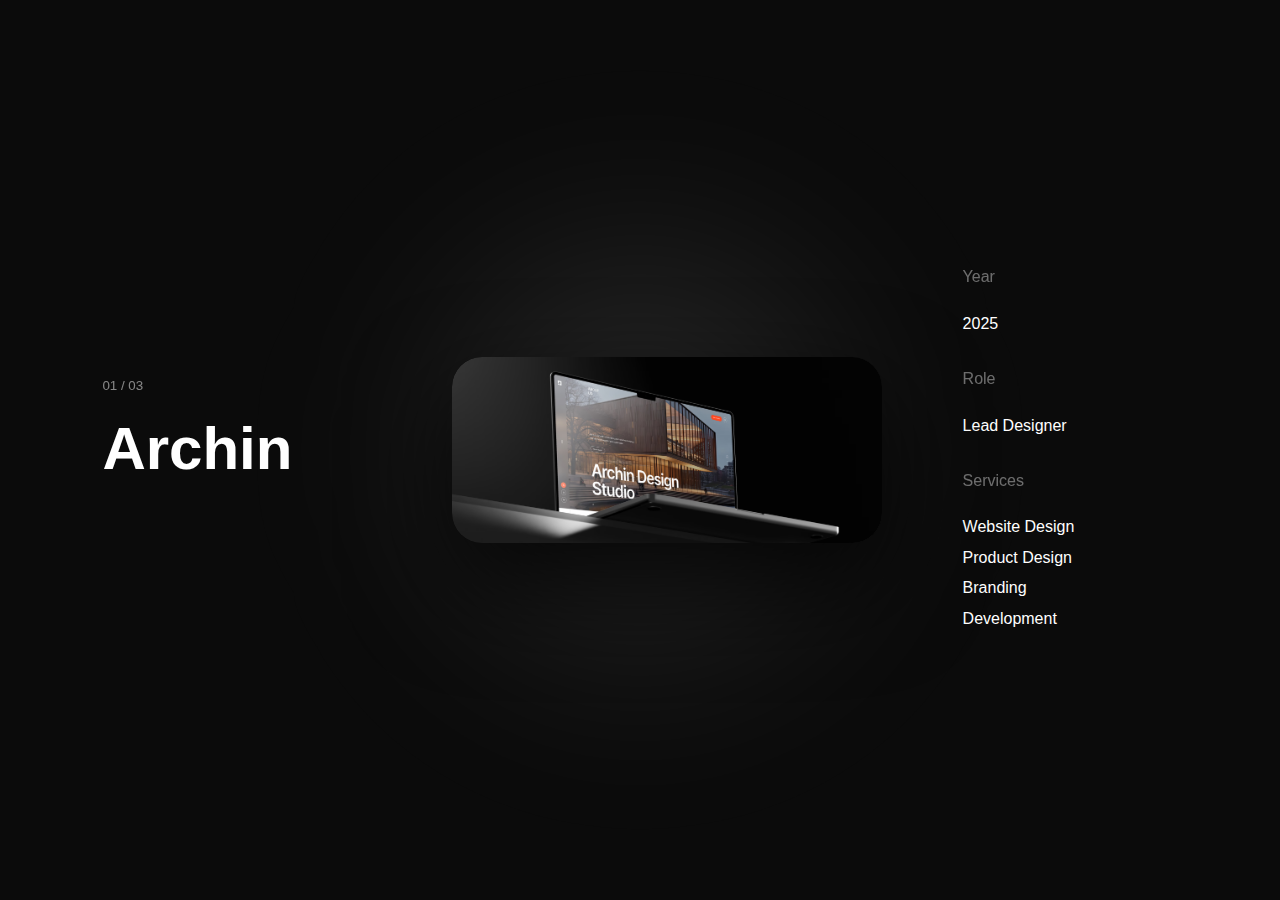
<file: do.html>
<!DOCTYPE html>
<html>
<head>
<meta charset="UTF-8">
<meta name="viewport" content="width=device-width, initial-scale=1.0">
<title>Featured Work</title>

<style>

body{
  margin:0;
  background:#0b0b0b;
  font-family:Arial, sans-serif;
  color:white;
}

/* SECTION */
.section{
  position:relative;
  min-height:100vh;
  display:flex;
  align-items:center;
  padding:0 8%;
  overflow:hidden;
}

/* Background Glow Effect */
.section::before{
  content:"";
  position:absolute;
  width:600px;
  height:600px;
  background:radial-gradient(circle, rgba(255,255,255,0.15), transparent 70%);
  top:50%;
  left:50%;
  transform:translate(-50%, -50%);
  filter:blur(80px);
  z-index:0;
}

/* Main Layout */
.container{
  width:100%;
  display:flex;
  justify-content:space-between;
  align-items:center;
  position:relative;
  z-index:2;
}

/* LEFT SIDE */
.left{
  width:25%;
}

.left small{
  opacity:0.5;
}

.left h1{
  font-size:60px;
  margin-top:20px;
}

/* CENTER IMAGE */
.center{
  width:40%;
  display:flex;
  justify-content:center;
}

.image-card{
  position:relative;
  border-radius:30px;
  overflow:hidden;
  box-shadow:0 40px 100px rgba(0,0,0,0.8);
  background:#111;
}

.image-card img{
  width:100%;
  display:block;
  border-radius:30px;
}

/* RIGHT SIDE */
.right{
  width:20%;
  line-height:1.9;
}

.right h4{
  opacity:0.4;
  margin-bottom:5px;
  font-weight:400;
}

.right p{
  margin-bottom:25px;
}

/* RESPONSIVE */
@media(max-width:1000px){
  .container{
    flex-direction:column;
    gap:50px;
    text-align:center;
  }

  .left,.center,.right{
    width:100%;
  }
}

</style>
</head>
<body>

<section class="section">

  <div class="container">

    <div class="left">
      <small>01 / 03</small>
      <h1>Archin</h1>
    </div>

    <div class="center">
      <div class="image-card">
        <img src="images/section-six-first-img.avif" alt="">
      </div>
    </div>

    <div class="right">
      <h4>Year</h4>
      <p>2025</p>

      <h4>Role</h4>
      <p>Lead Designer</p>

      <h4>Services</h4>
      <p>
        Website Design<br>
        Product Design<br>
        Branding<br>
        Development
      </p>
    </div>

  </div>

</section>

</body>
</html>
</file>
